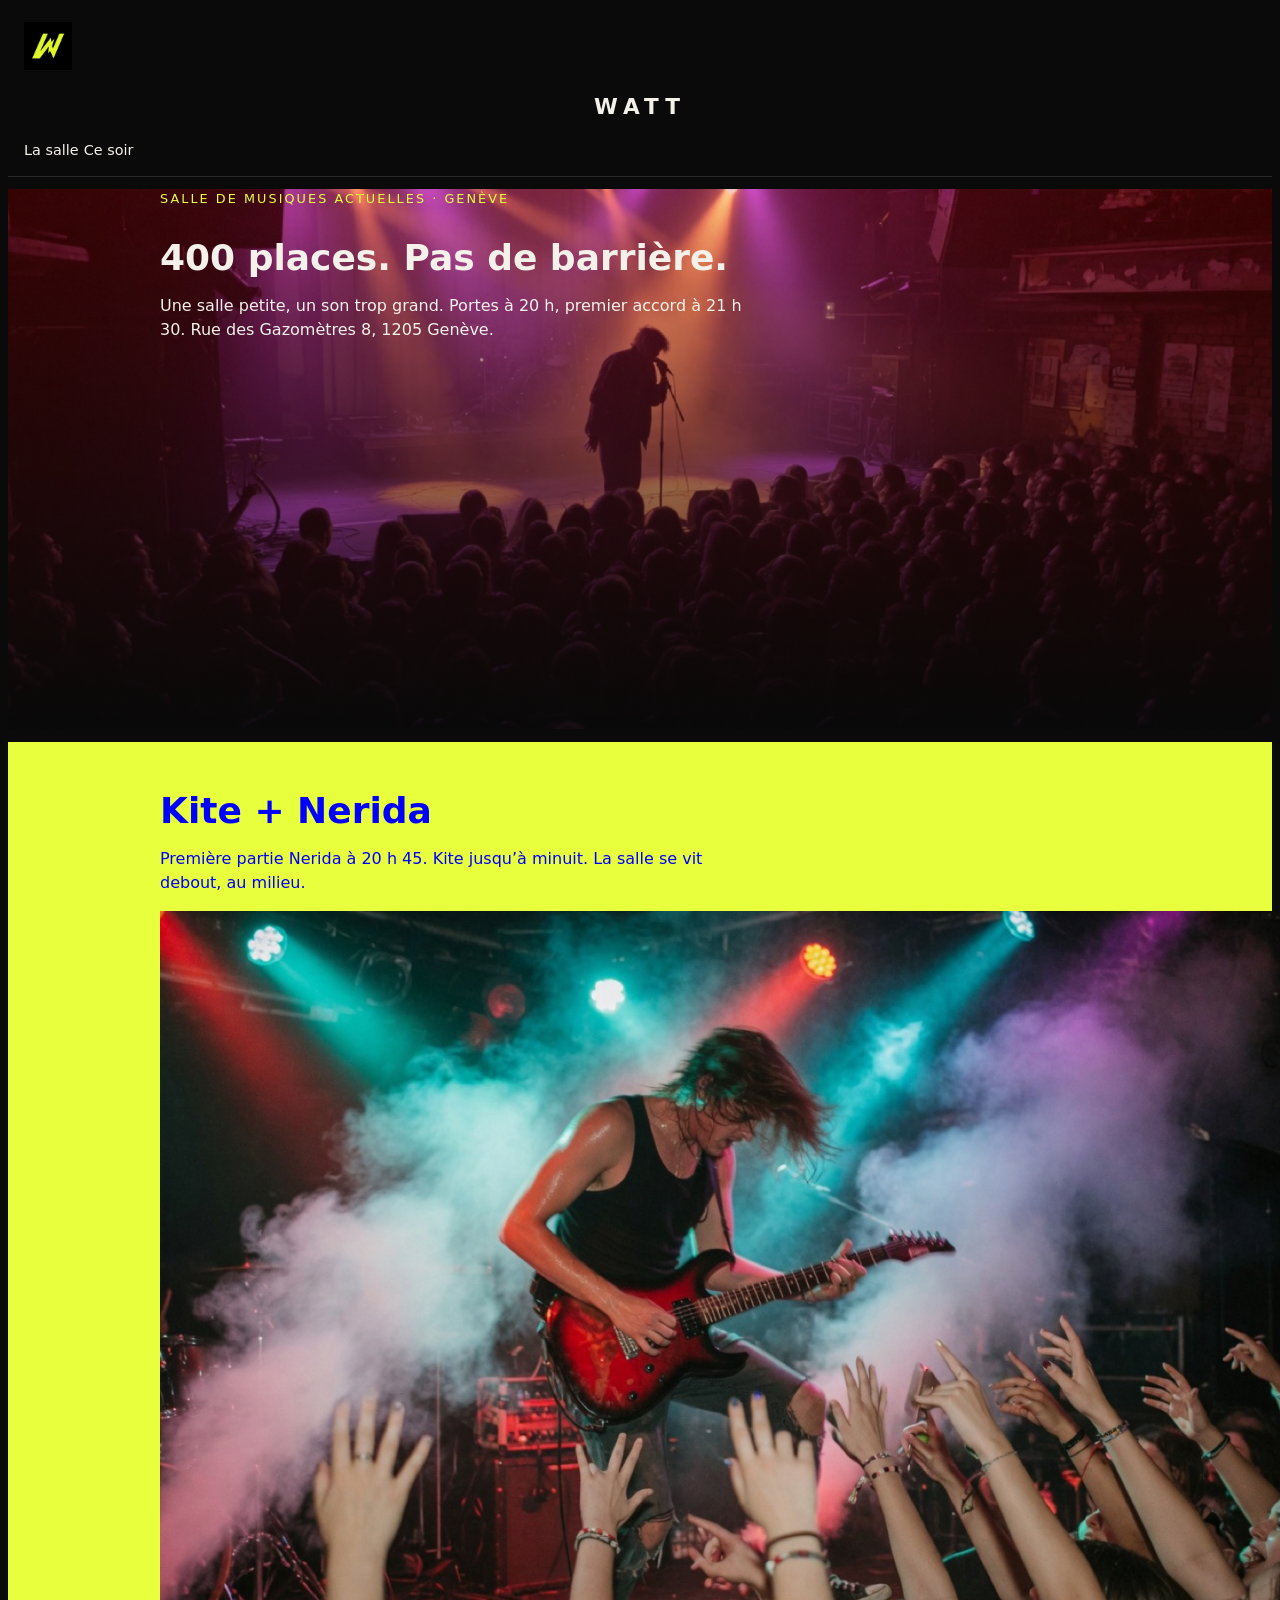
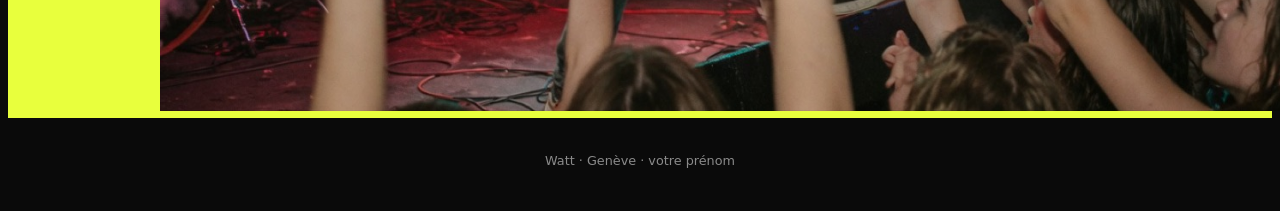
<file: index.html>
<!DOCTYPE html>
<html lang="fr">
  <head>
    <meta charset="utf-8" />
    <meta name="viewport" content="width=device-width, initial-scale=1" />
    <title>Watt — salle de concert, Genève</title>
    <link rel="stylesheet" href="css/style.css" />
  </head>
  <body>
    <header>
      <img src="images/logo.png" alt="" width="48" height="48" />
      <h1>Watt</h1>
      <nav aria-label="Navigation principale">
        <a href="#salle">La salle</a>
        <a href="#ce-soir">Ce soir</a>
      </nav>
    </header>

    <main>
      <section id="salle">
        <div class="container">
          <p class="kicker">Salle de musiques actuelles · Genève</p>
          <h2>400 places. Pas de barrière.</h2>
          <p>
            Une salle petite, un son trop grand. Portes à 20 h, premier
            accord à 21 h 30. Rue des Gazomètres 8, 1205 Genève.
          </p>
        </div>
      </section>

      <section id="ce-soir">
        <div class="container">
          <p class="kicker">Ce soir · 28 CHF · 21 h 30</p>
          <h2>Kite + Nerida</h2>
          <p>
            Première partie Nerida à 20 h 45. Kite jusqu’à minuit.
            La salle se vit debout, au milieu.
          </p>
          <img
            src="images/ce-soir.jpg"
            alt="Guitariste sur scène devant le public"
            width="1200"
            height="800"
          />
        </div>
      </section>
    </main>

    <footer>
      <p>Watt · Genève · votre prénom</p>
    </footer>
  </body>
</html>
</file>
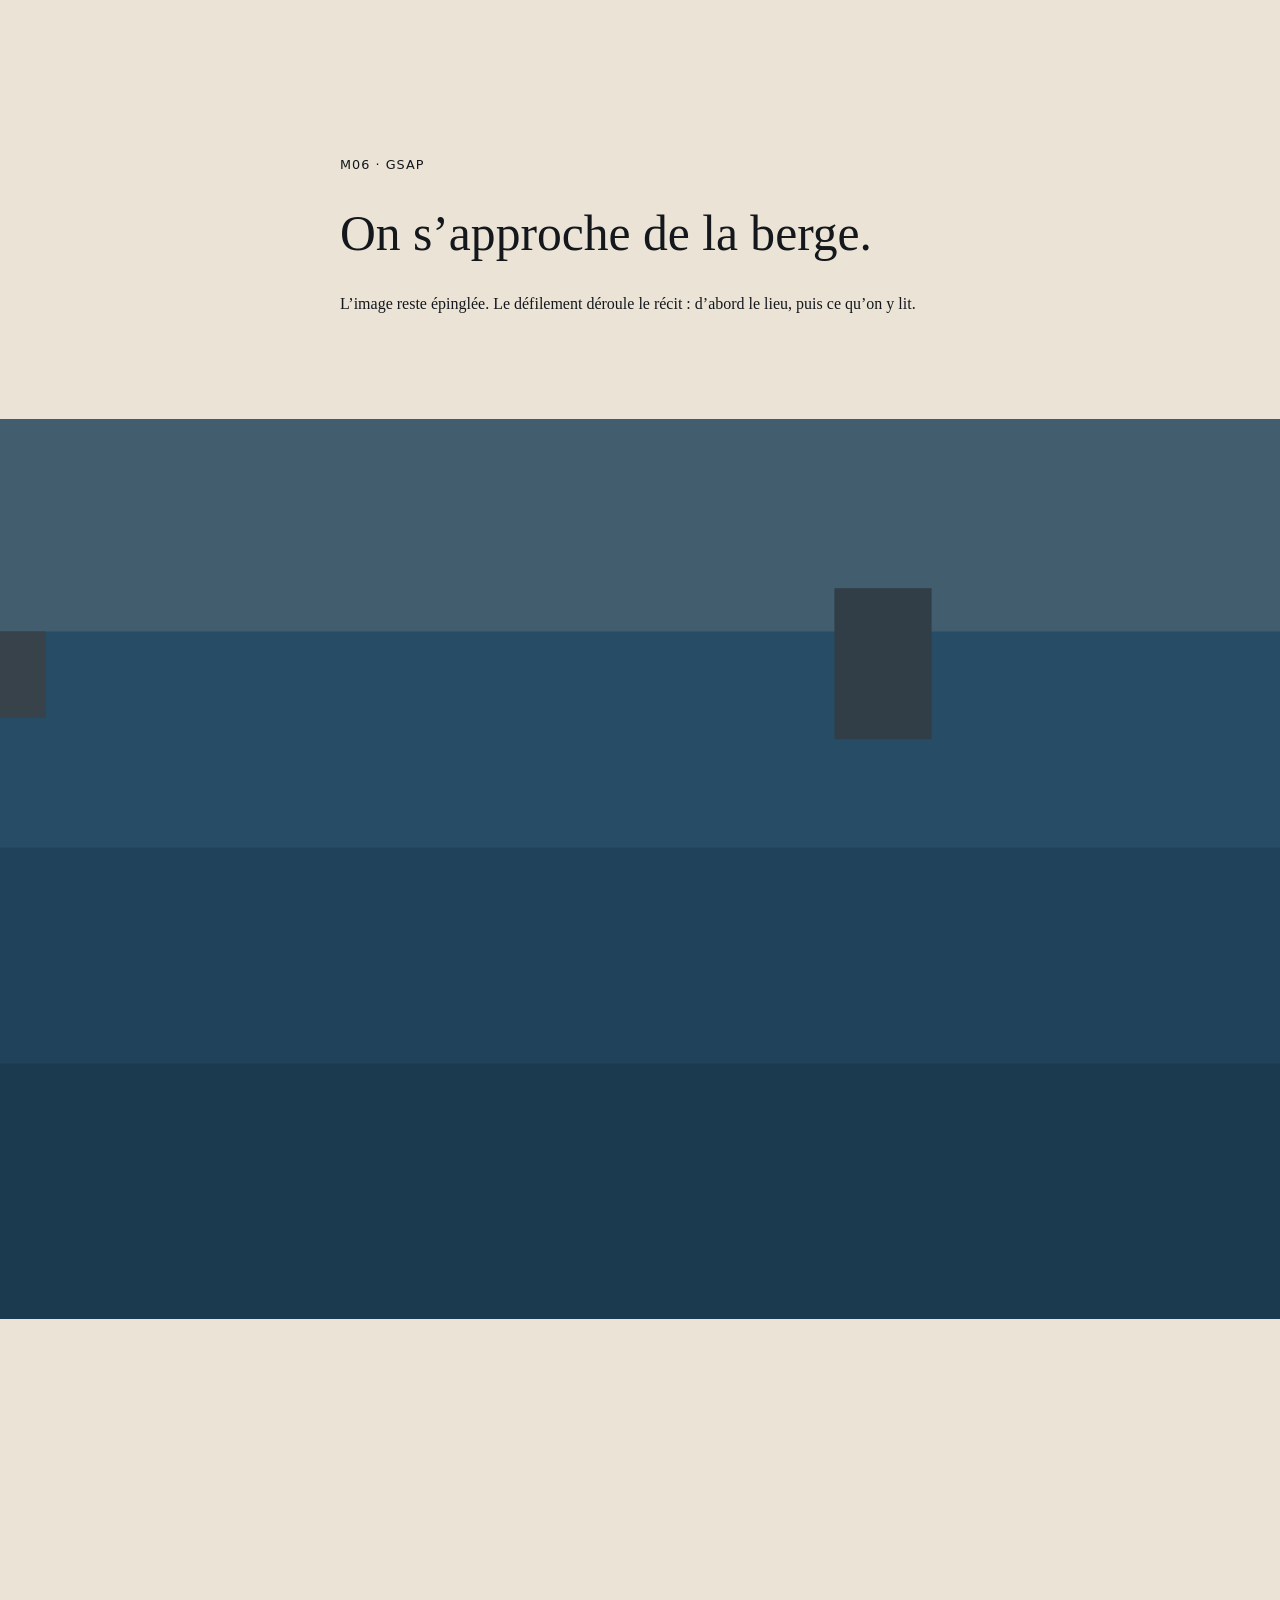
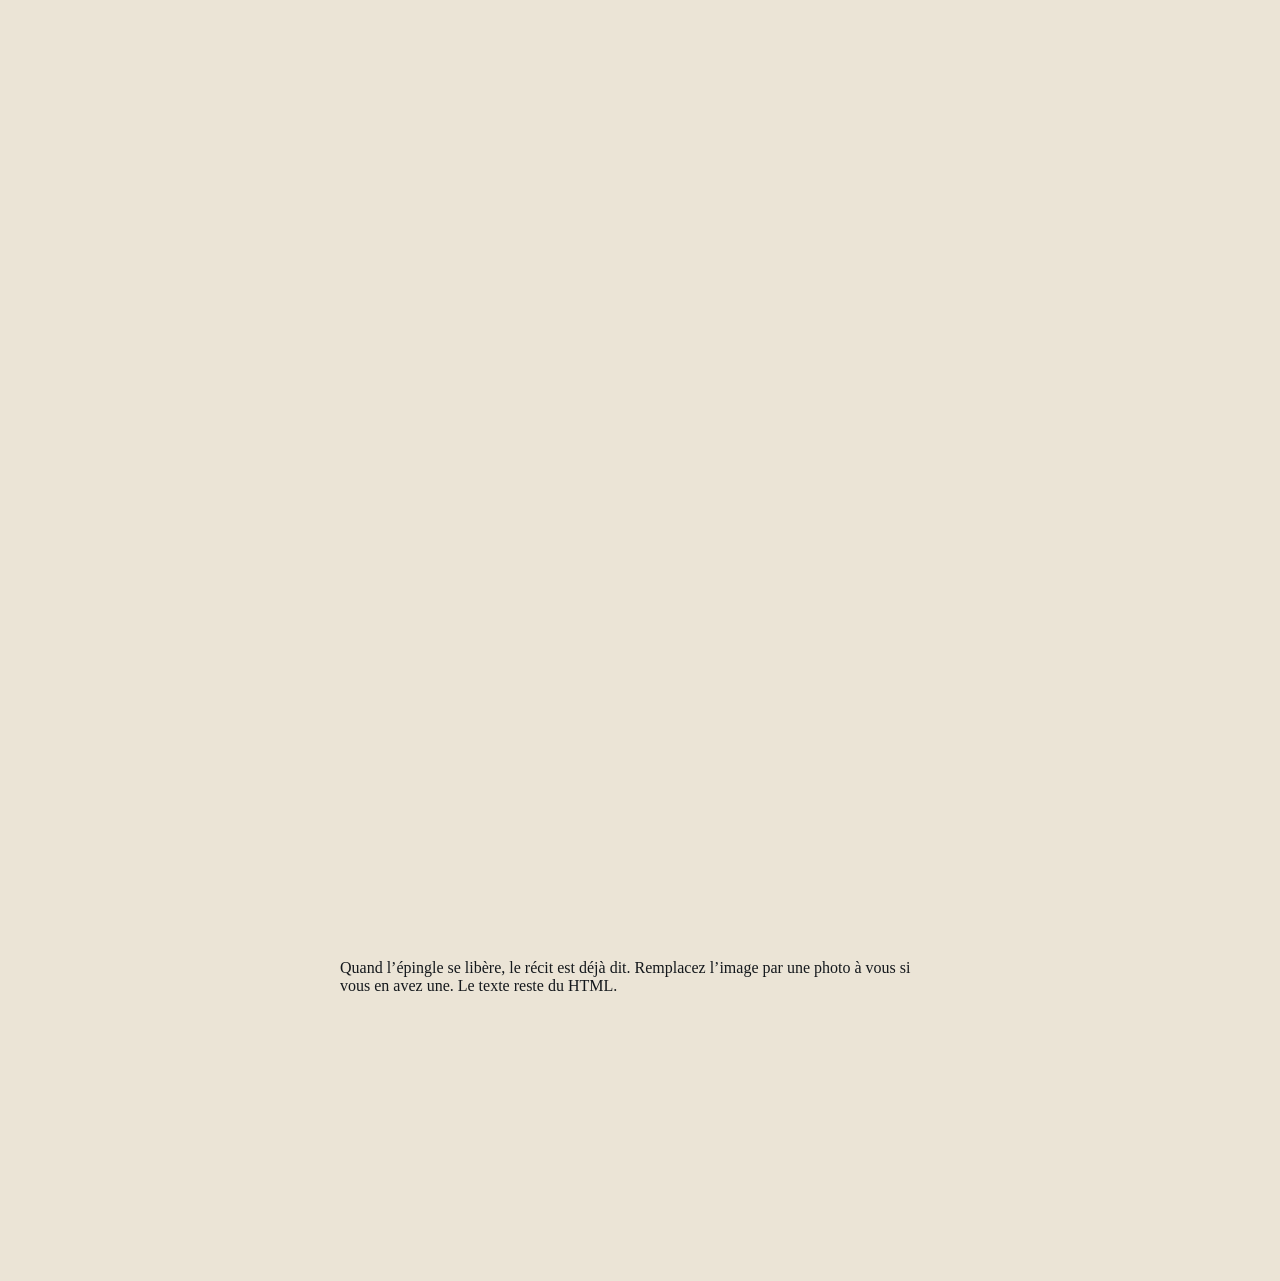
<file: depart-projet-gsap/index.html>
<!doctype html>
<html lang="fr">
<head>
  <meta charset="utf-8">
  <meta name="viewport" content="width=device-width, initial-scale=1">
  <title>L’image se déroule — M06</title>
  <link rel="stylesheet" href="css/style.css">
</head>
<body>
  <header class="entete">
    <p>M06 · GSAP</p>
    <h1>On s’approche de la berge.</h1>
    <p>L’image reste épinglée. Le défilement déroule le récit : d’abord le lieu, puis ce qu’on y lit.</p>
  </header>
  <main>
    <section class="epingle" id="approche">
      <div class="epingle__cadre">
        <img class="epingle__image"
             src="images/berge.svg"
             alt="Berge en crue : l’eau monte jusqu’aux troncs.">
        <p class="epingle__legende">La crue a pris le chemin. On ne passe plus.</p>
      </div>
    </section>
    <section class="apres">
      <p>Quand l’épingle se libère, le récit est déjà dit. Remplacez l’image par une photo à vous si vous en avez une. Le texte reste du HTML.</p>
    </section>
  </main>
  <script src="js/vendor/gsap.min.js"></script>
  <script src="js/vendor/ScrollTrigger.min.js"></script>
  <script src="js/main.js"></script>
</body>
</html>
</file>
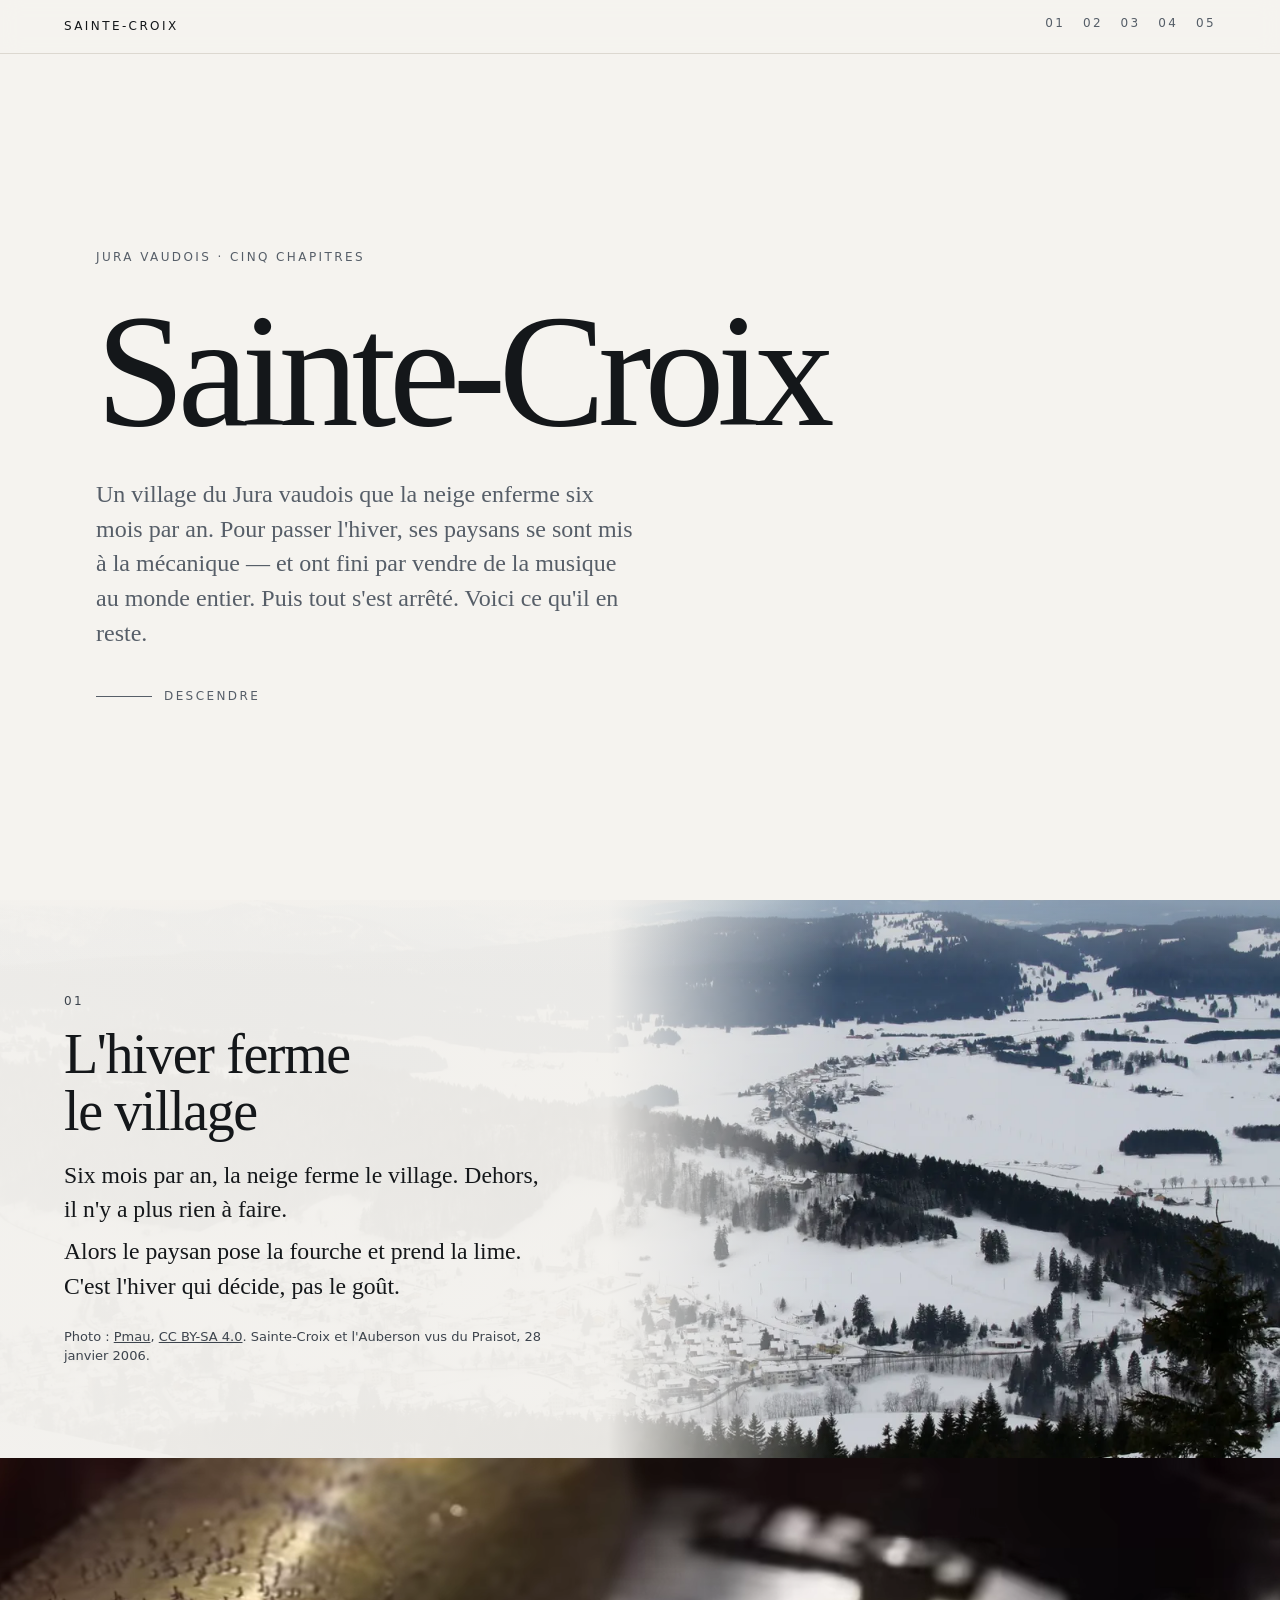
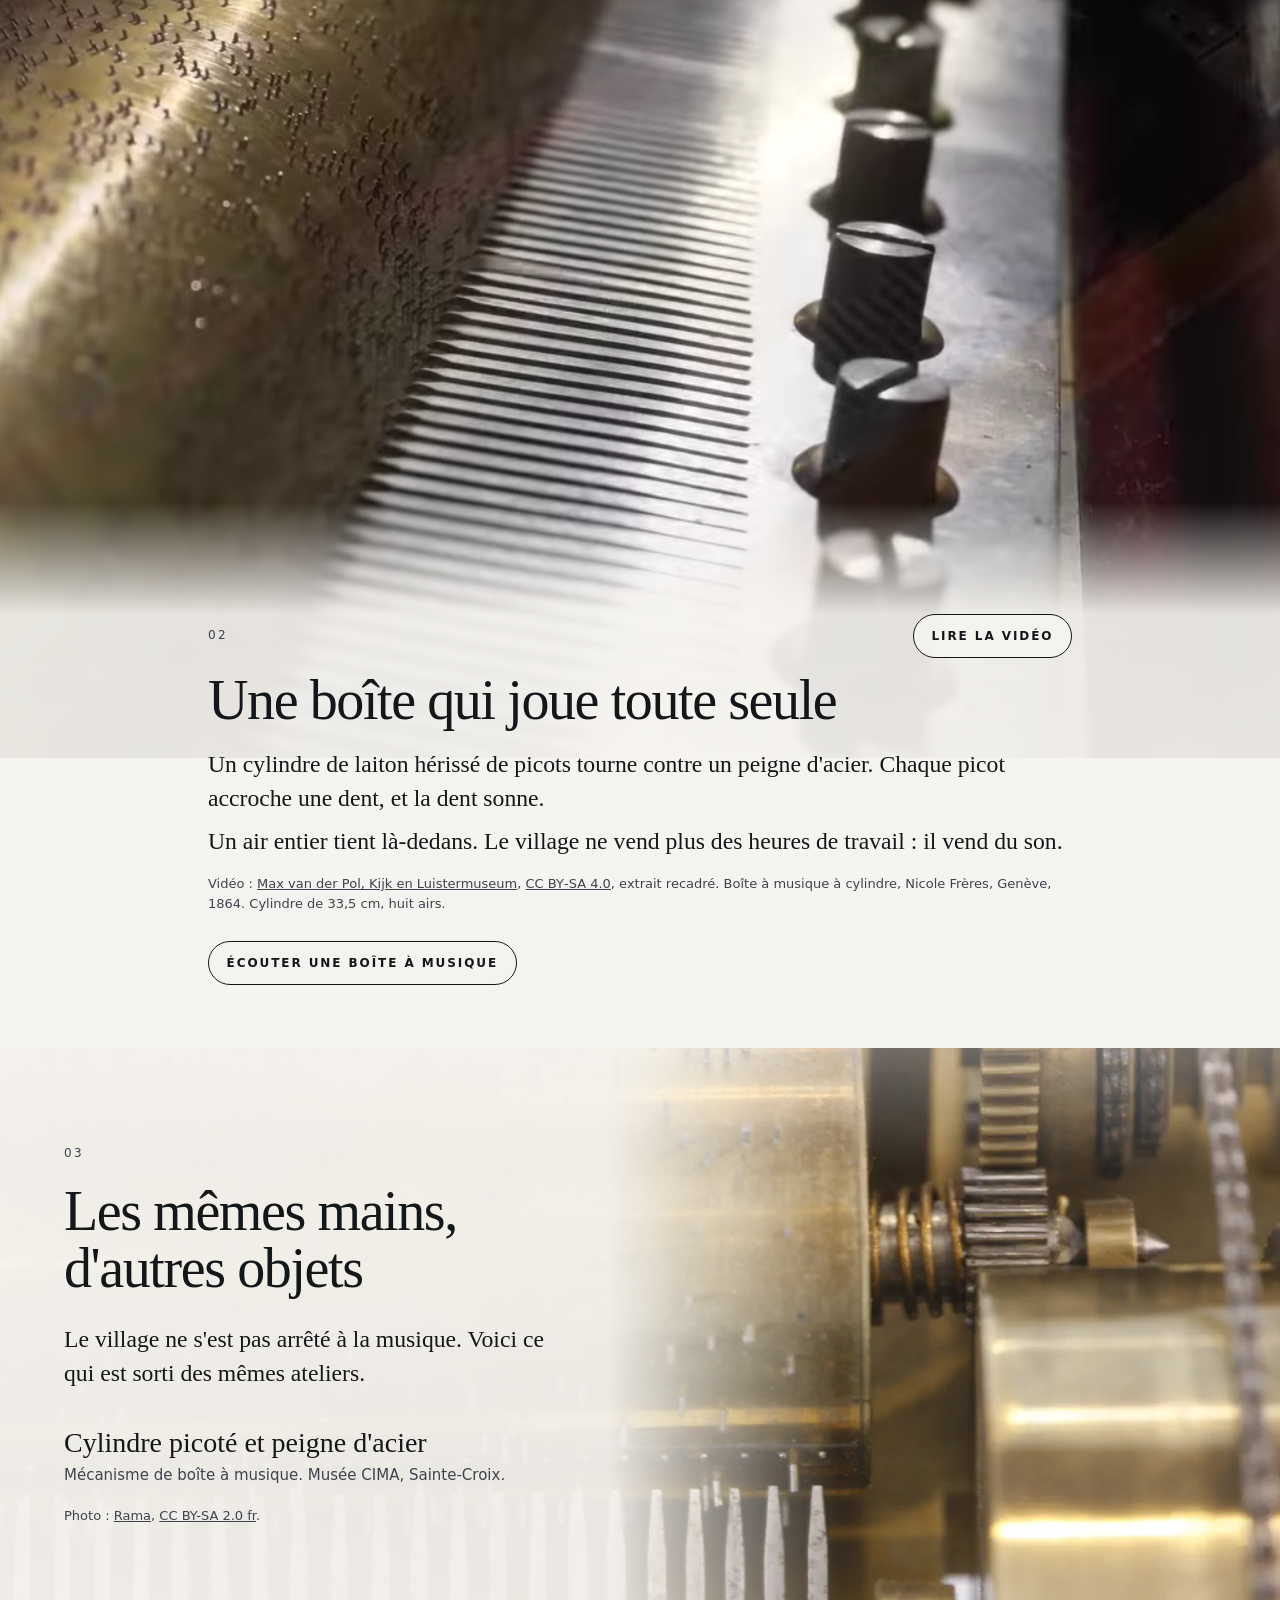
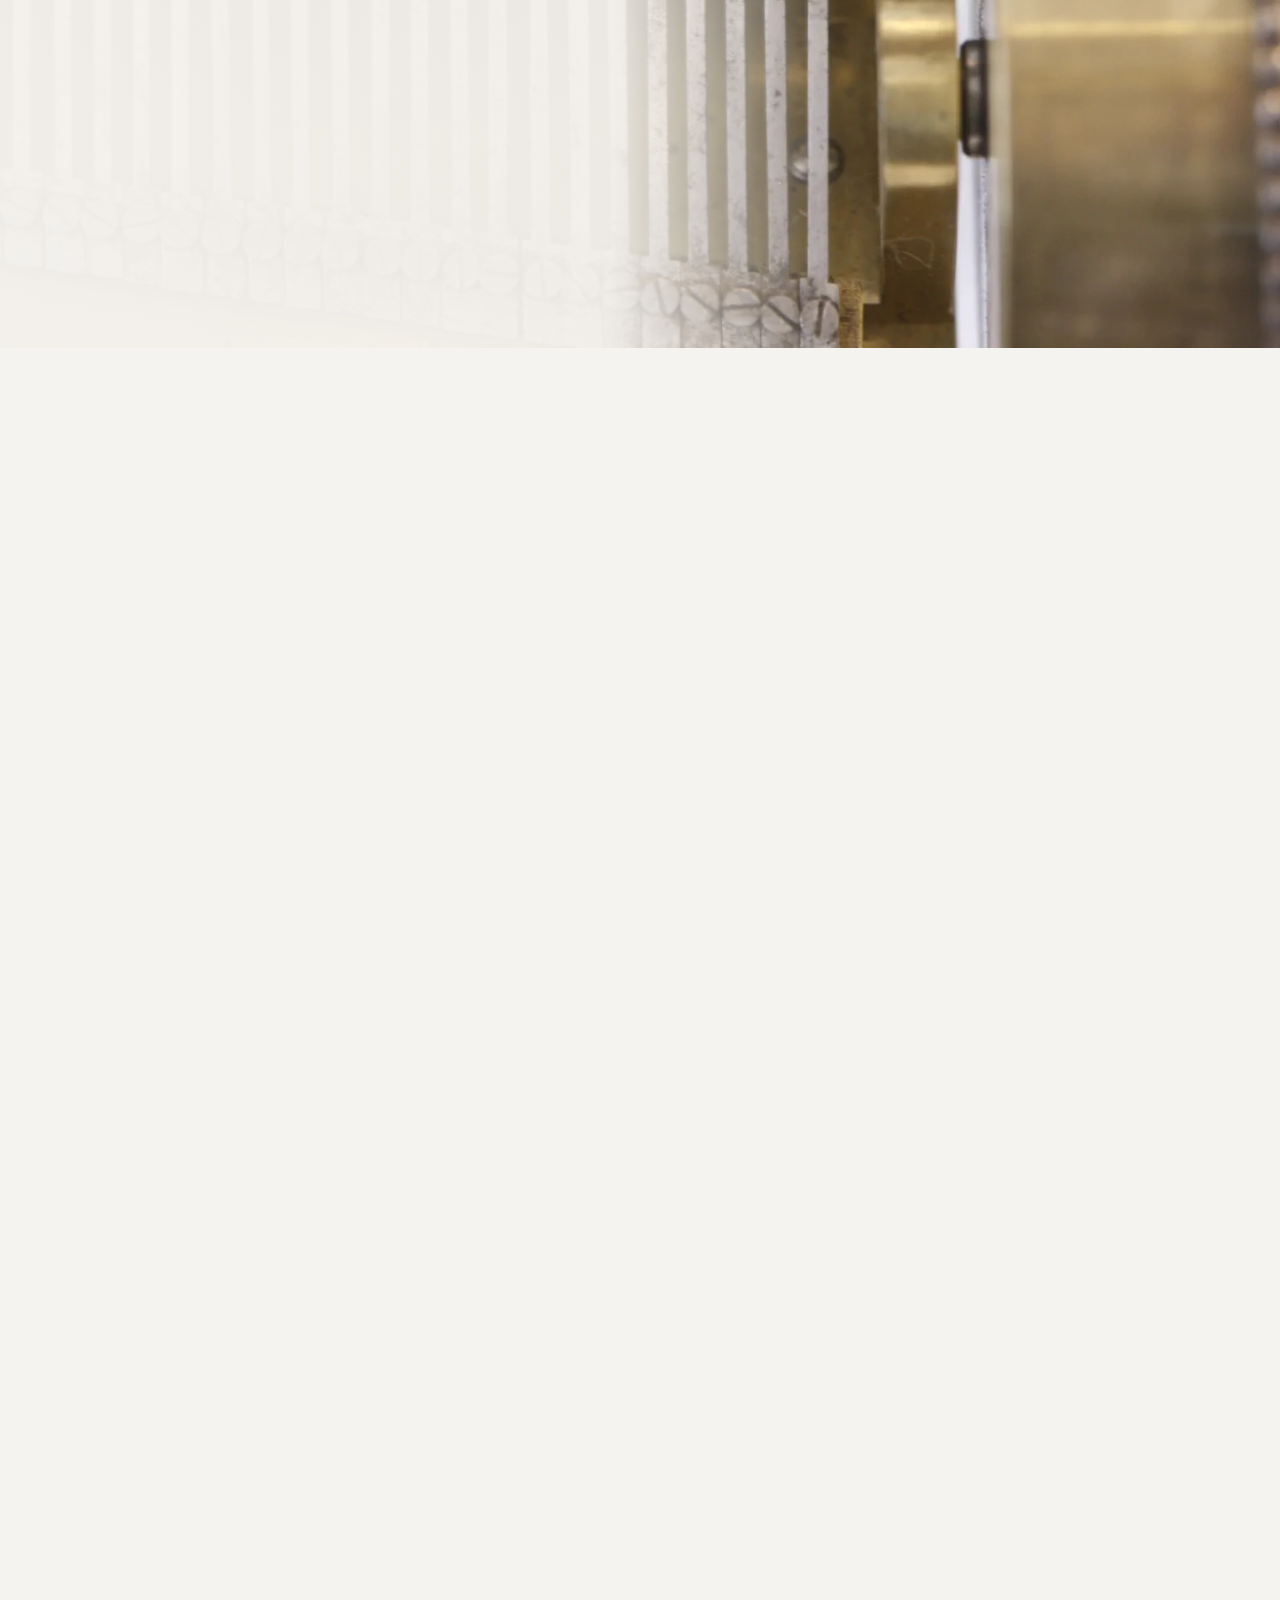
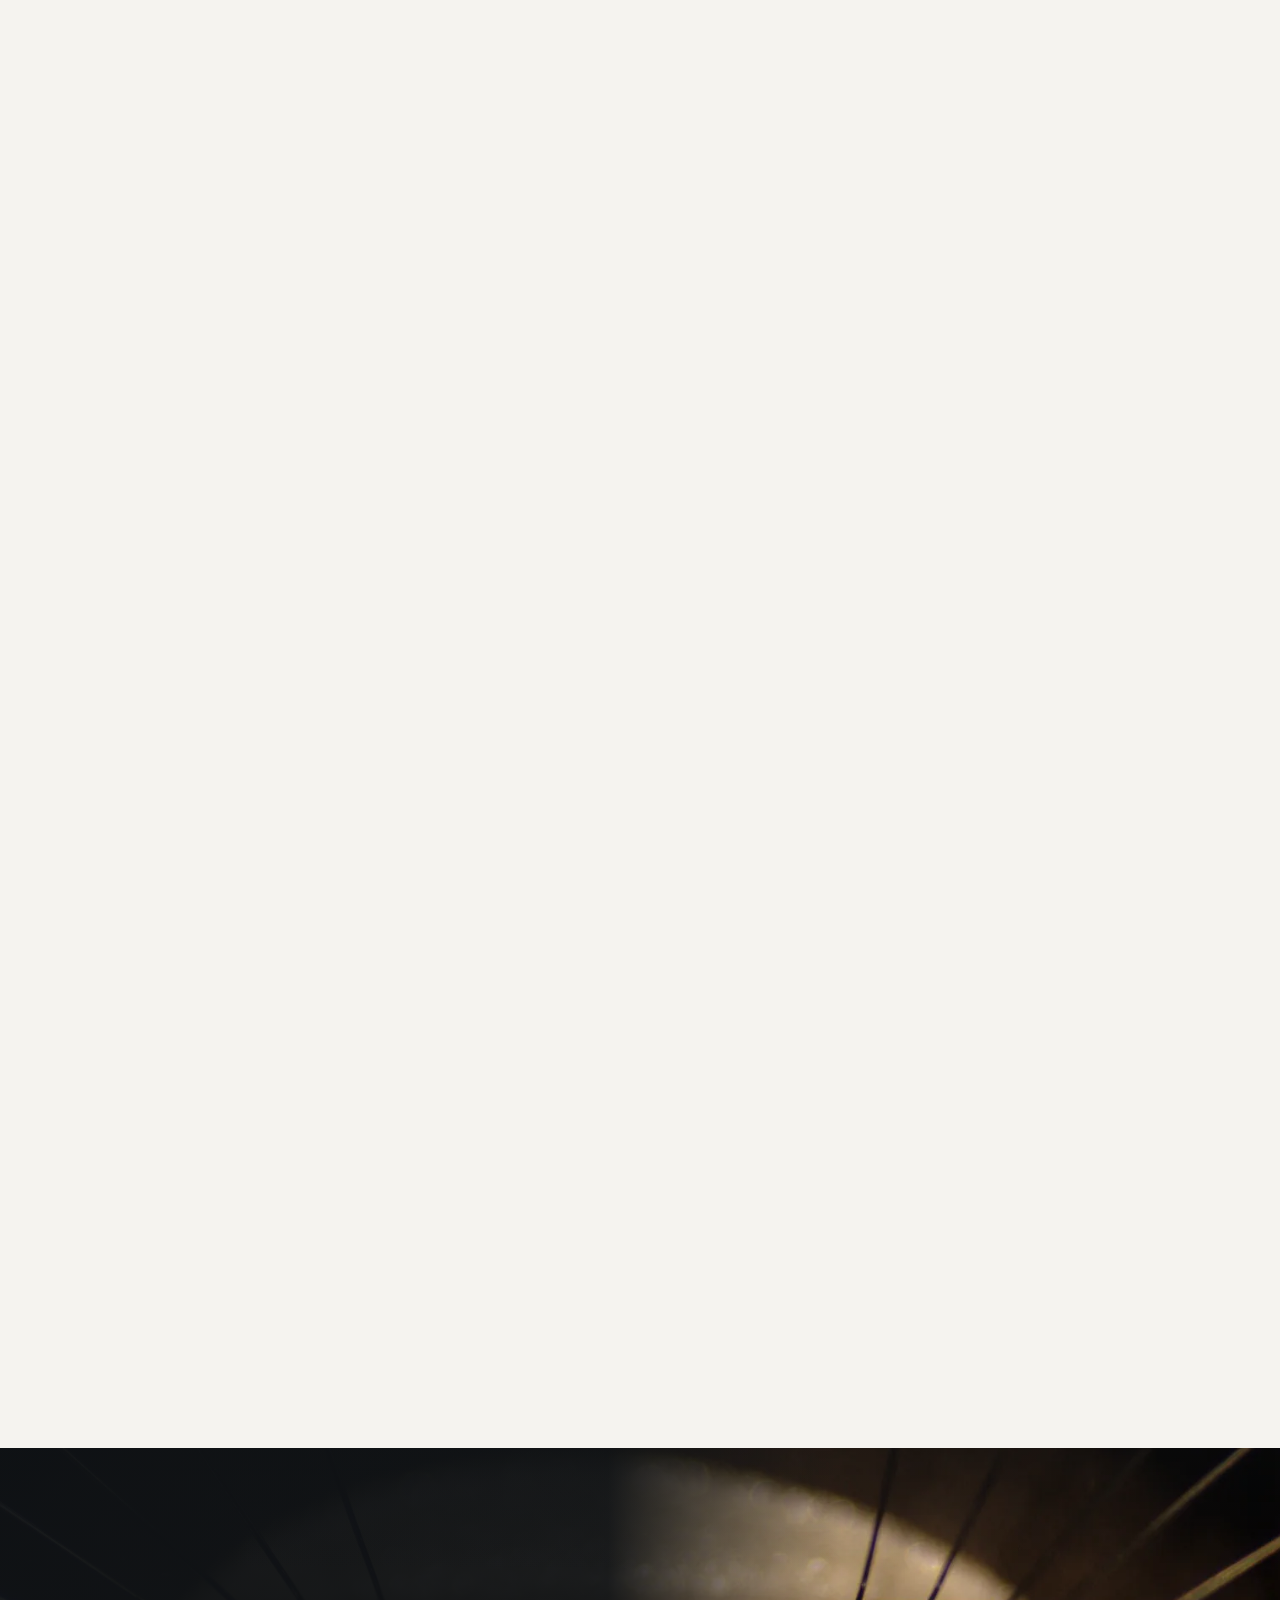
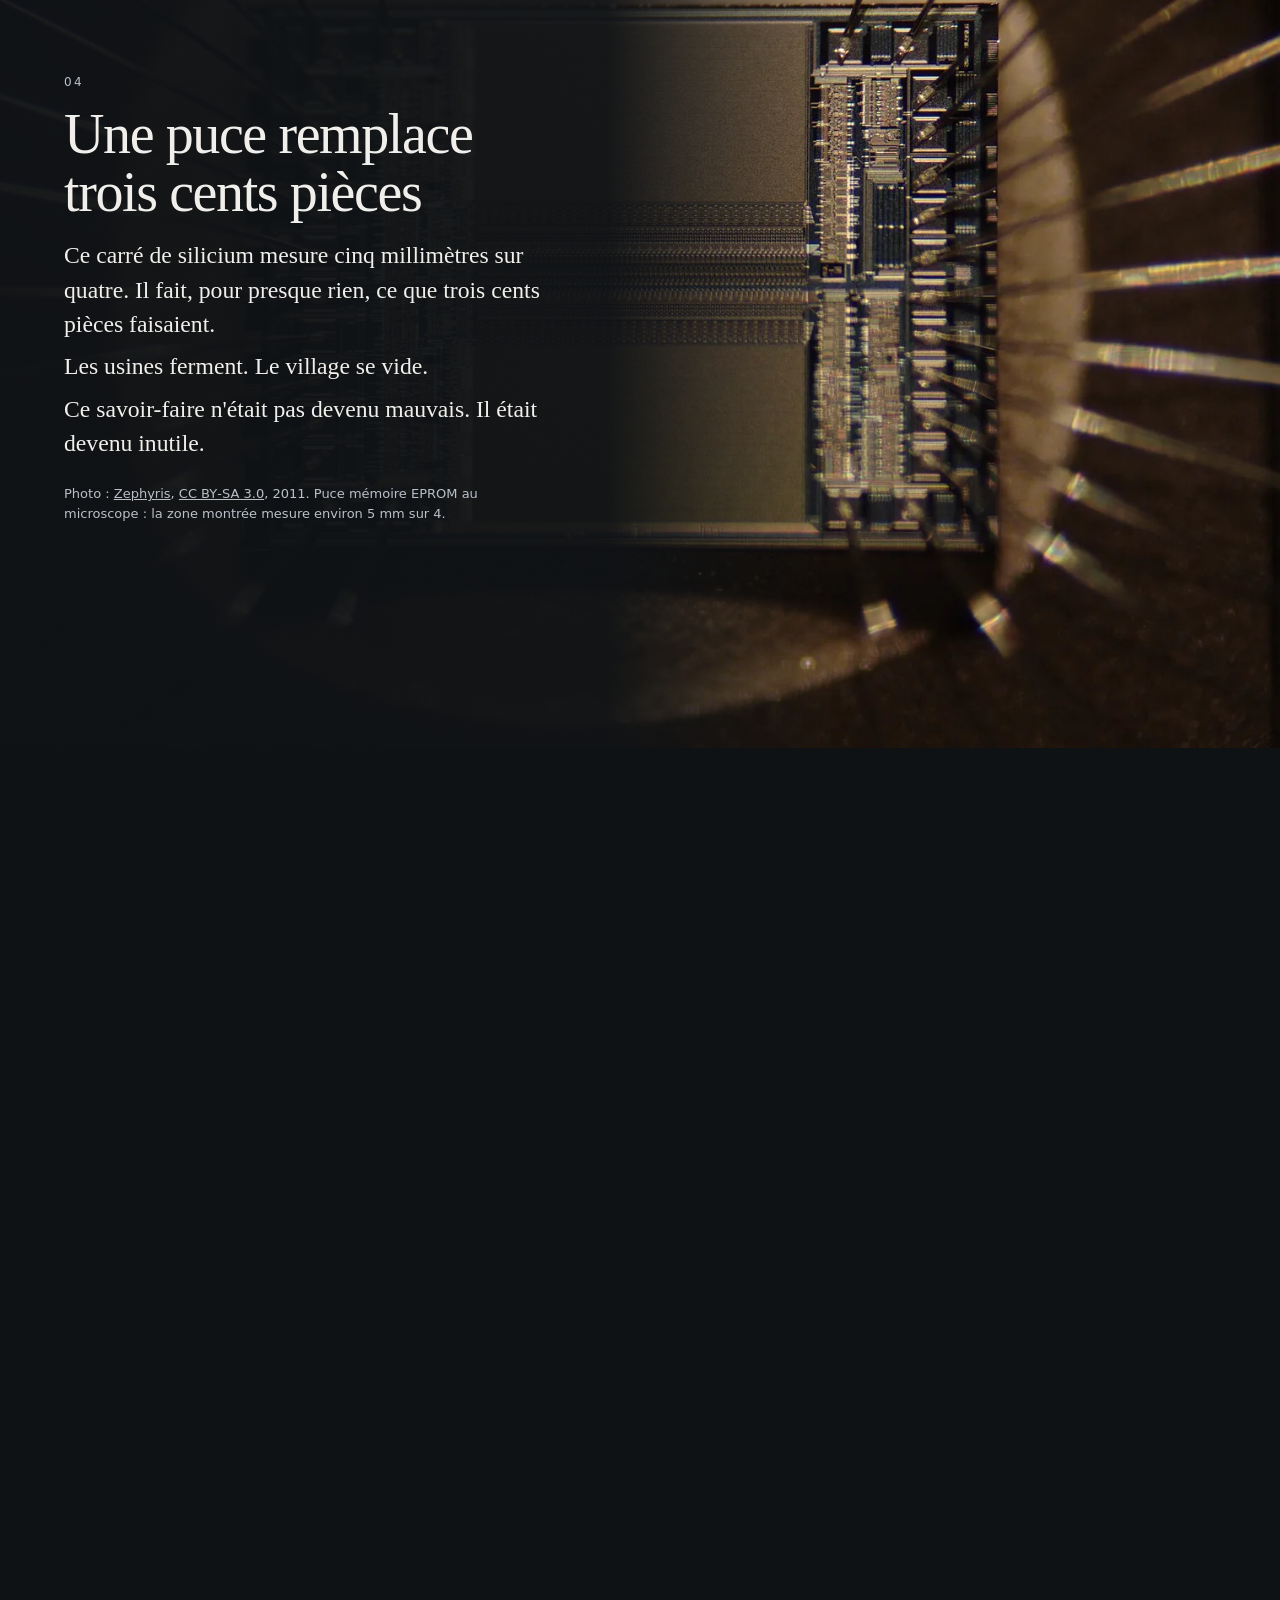
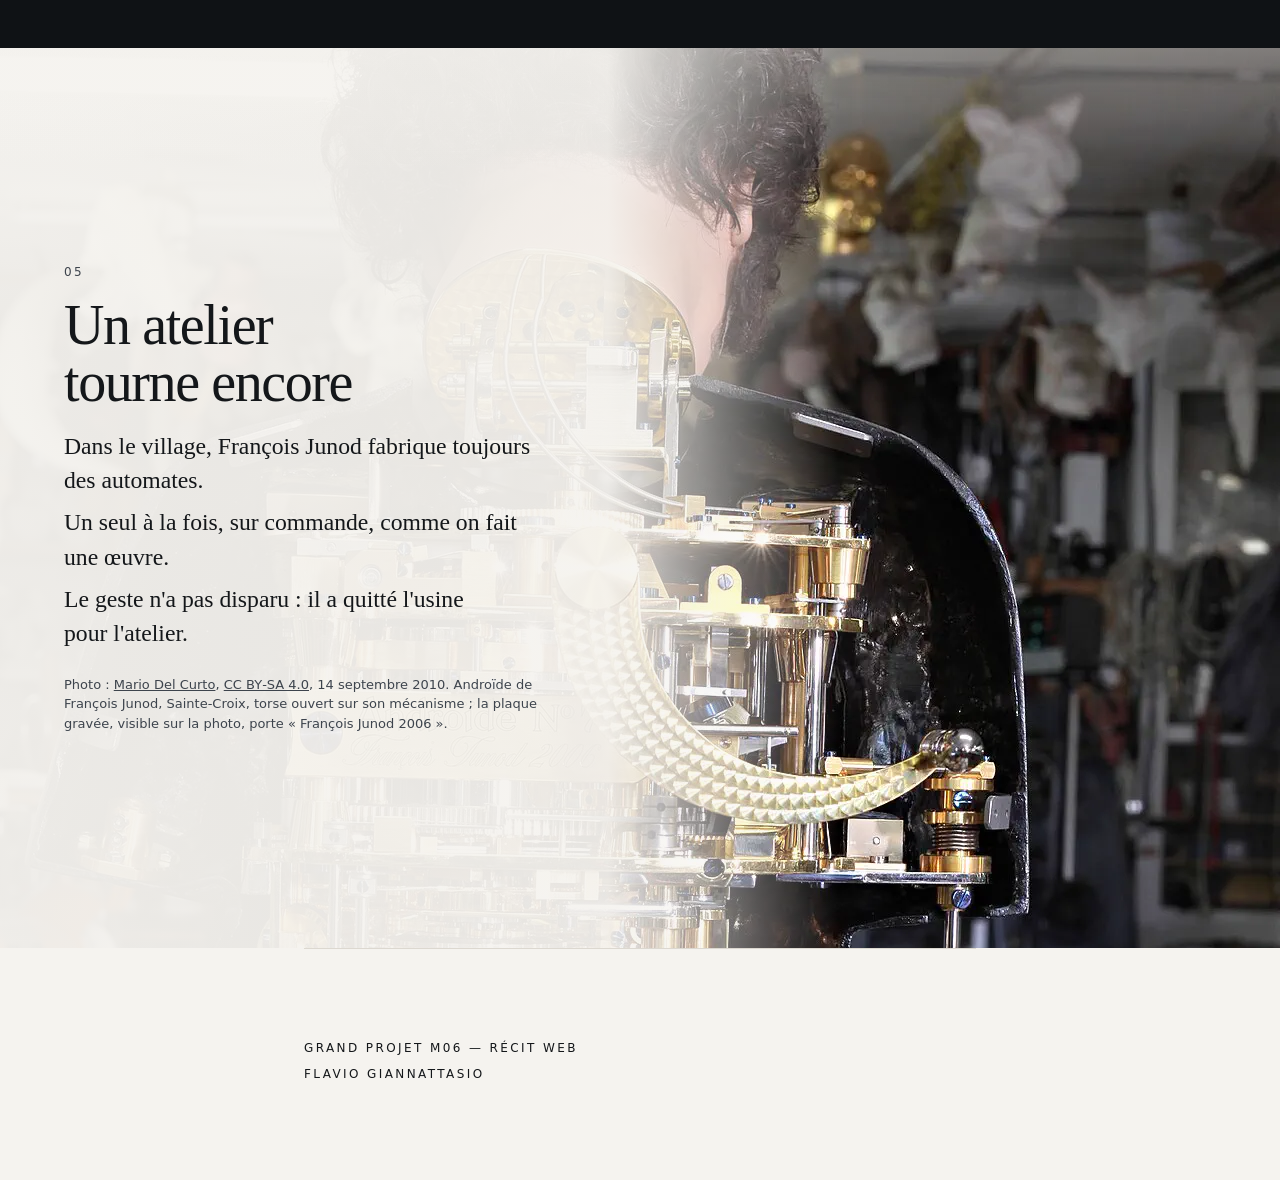
<file: M06 - conteur-web/grand-projet/site/index.html>
<!doctype html>
<html lang="fr">
<head>
  <meta charset="utf-8">
  <meta name="viewport" content="width=device-width, initial-scale=1">
  <title>Sainte-Croix — de l'usine à l'établi</title>
  <meta name="description" content="Récit web en cinq chapitres sur Sainte-Croix, village du Jura vaudois : de la contrainte de l'hiver à l'atelier d'automates.">
  <link rel="stylesheet" href="css/style.css">
  <script src="js/recit.js"></script>
</head>
<body>

  <nav class="nav" aria-label="Chapitres">
    <a class="nav__marque" href="#couverture">Sainte-Croix</a>
    <ol class="nav__liste">
      <li><a href="#chapitre-1">01</a></li>
      <li><a href="#chapitre-2">02</a></li>
      <li><a href="#chapitre-3">03</a></li>
      <li><a href="#chapitre-4">04</a></li>
      <li><a href="#chapitre-5">05</a></li>
    </ol>
  </nav>

  <header class="couverture" id="couverture">
    <p class="couverture__meta">Jura vaudois <span aria-hidden="true">·</span> Cinq chapitres</p>
    <h1 class="couverture__titre">Sainte&#8209;Croix</h1>
    <p class="couverture__fil">
      Un village du Jura vaudois que la neige enferme six mois par an. Pour passer l'hiver,
      ses paysans se sont mis à la mécanique&nbsp;— et ont fini par vendre de la musique au monde
      entier. Puis tout s'est arrêté. Voici ce qu'il en reste.
    </p>
    <p class="couverture__descendre"><span class="couverture__filet" aria-hidden="true"></span>Descendre</p>
  </header>

  <main>

    <section class="chapitre chapitre--scene" id="chapitre-1">
      <div class="scene scene--hiver" data-mouvement="cadre-se-ferme">
        <picture>
          <source type="image/webp"
                  srcset="../images/ch1-sainte-croix-neige-800.webp   800w,
                          ../images/ch1-sainte-croix-neige-1200.webp 1200w,
                          ../images/ch1-sainte-croix-neige-1600.webp 1600w"
                  sizes="100vw">
          <img class="scene__image"
               src="../images/ch1-sainte-croix-neige.jpg"
               width="1600" height="1066" decoding="async"
               alt="Le village de Sainte-Croix sous la neige, vu de loin depuis une pente boisée. Les maisons forment un liseré sombre serré entre la forêt et des champs entièrement blancs.">
        </picture>
        <div class="scene__voile" aria-hidden="true"></div>
        <div class="scene__texte">
          <p class="chapitre__numero">01</p>
          <h2 class="chapitre__titre">L'hiver ferme le village</h2>
          <p class="chapitre__ligne">Six mois par an, la neige ferme le village. Dehors, il n'y a plus rien à faire.</p>
          <p class="chapitre__ligne">Alors le paysan pose la fourche et prend la lime. C'est l'hiver qui décide, pas le goût.</p>
          <p class="credit">
            Photo : <a href="https://commons.wikimedia.org/wiki/File:Sainte-Croix_et_l%27Auberson_-_img_00064.jpg">Pmau</a>,
            <a href="https://creativecommons.org/licenses/by-sa/4.0">CC&nbsp;BY-SA&nbsp;4.0</a>.
            Sainte-Croix et l'Auberson vus du Praisot, 28 janvier 2006.
          </p>
        </div>
      </div>
    </section>

    <section class="chapitre chapitre--film" id="chapitre-2">
      <div class="film" data-film>
        <picture>
          <source media="(max-aspect-ratio: 5/8)" type="image/webp"
                  srcset="../images/ch2-picots-peigne-telephone-406.webp 406w,
                          ../images/ch2-picots-peigne-telephone-608.webp 608w"
                  sizes="100vw">
          <source type="image/webp"
                  srcset="../images/ch2-picots-peigne-800.webp   800w,
                          ../images/ch2-picots-peigne-1200.webp 1200w,
                          ../images/ch2-picots-peigne-1600.webp 1600w"
                  sizes="100vw">
          <img class="film__image"
               src="../images/ch2-picots-peigne.jpg"
               width="1200" height="676" loading="lazy" decoding="async"
               alt="Boîte à musique ouverte, filmée de près : les picots du cylindre de laiton, tout contre les dents d'acier du peigne.">
        </picture>
        <video class="film__video" muted loop playsinline preload="none" aria-hidden="true">
          <source media="(max-aspect-ratio: 5/8)" src="../images/ch2-picots-peigne-406x720.webm" type='video/webm; codecs="vp9"'>
          <source media="(max-aspect-ratio: 5/8)" src="../images/ch2-picots-peigne-406x720.mp4"  type='video/mp4; codecs="avc1.64001F"'>
          <source src="../images/ch2-picots-peigne-1280x720.webm" type='video/webm; codecs="vp9"'>
          <source src="../images/ch2-picots-peigne-1280x720.mp4"  type='video/mp4; codecs="avc1.640028"'>
        </video>
      </div>
      <div class="film__texte">
        <div class="film__colonne">
          <div class="film__entete">
            <p class="chapitre__numero">02</p>
            <button class="film__bouton" type="button" data-film-bouton hidden>Pause</button>
          </div>
          <h2 class="chapitre__titre">Une boîte qui joue toute seule</h2>
          <p class="chapitre__ligne">Un cylindre de laiton hérissé de picots tourne contre un peigne d'acier. Chaque picot accroche une dent, et la dent sonne.</p>
          <p class="chapitre__ligne">Un air entier tient là-dedans. Le village ne vend plus des heures de travail : il vend du son.</p>
          <p class="credit">
            Vidéo : <a href="https://commons.wikimedia.org/wiki/File:Cilinderspeeldoos_Nicole_Fr%C3%A8res_uit_1864,_Kijk-_en_Luistermuseum,_800030.webm">Max van der Pol, Kijk en Luistermuseum</a>,
            <a href="https://creativecommons.org/licenses/by-sa/4.0">CC&nbsp;BY&#8209;SA&nbsp;4.0</a>, extrait recadré.
            Boîte à musique à cylindre, Nicole Frères, Genève, 1864. Cylindre de 33,5&nbsp;cm, huit airs.
          </p>

          <div class="ecoute">
            <button class="ecoute__bouton" type="button" data-ecoute-bouton hidden>
              Écouter une boîte à musique
            </button>
            <audio class="ecoute__audio" data-ecoute-audio controls preload="none">
              <source src="../images/ch2-berceuse.webm" type="audio/webm; codecs=opus">
              <source src="../images/ch2-berceuse.m4a"  type="audio/mp4; codecs=mp4a.40.2">
            </audio>
            
          </div>
        </div>
      </div>
    </section>

    <section class="chapitre chapitre--vitrine" id="chapitre-3">
      <div class="vitrine__cadre">
        <div class="chapitre__texte">
          <p class="chapitre__numero">03</p>
          <h2 class="chapitre__titre">Les mêmes mains, d'autres objets</h2>
          <p class="chapitre__ligne">Le village ne s'est pas arrêté à la musique. Voici ce qui est sorti des mêmes ateliers.</p>
        </div>
        <div class="vitrine" data-vitrine>
          <div class="vitrine__objet scene" data-objet="1">
            <picture>
              <source type="image/webp"
                      srcset="../images/ch3-1-cylindre-800.webp   800w,
                              ../images/ch3-1-cylindre-1200.webp 1200w,
                              ../images/ch3-1-cylindre-1600.webp 1600w"
                      sizes="100vw">
              <img src="../images/ch3-1-cylindre.jpg" width="1200" height="800"
                   loading="lazy" decoding="async" alt="Cylindre picoté et peigne d'acier. Mécanisme de boîte à musique. Musée CIMA, Sainte-Croix.">
            </picture>
            <div class="scene__voile" aria-hidden="true"></div>
            <div class="vitrine__legende scene__texte">
              <span class="vitrine__nom">Cylindre picoté et peigne d'acier</span>
              <span class="vitrine__lieu">Mécanisme de boîte à musique. Musée CIMA, Sainte-Croix.</span>
              <span class="credit">Photo : <a href="https://commons.wikimedia.org/wiki/File:CIMA_mg_8298.jpg">Rama</a>, <a href="https://creativecommons.org/licenses/by-sa/2.0/fr/deed.fr">CC BY-SA 2.0 fr</a>.</span>
            </div>
          </div>
          <div class="vitrine__objet scene" data-objet="2">
            <picture>
              <source type="image/webp"
                      srcset="../images/ch3-2-disque-800.webp   800w,
                              ../images/ch3-2-disque-1200.webp 1200w,
                              ../images/ch3-2-disque-1600.webp 1600w"
                      sizes="100vw">
              <img src="../images/ch3-2-disque.jpg" width="1200" height="800"
                   loading="lazy" decoding="async" alt="Platine et disque, vitrine Thorens. « Thorens · Ste-Croix Suisse ». Musée CIMA, Sainte-Croix.">
            </picture>
            <div class="scene__voile" aria-hidden="true"></div>
            <div class="vitrine__legende scene__texte">
              <span class="vitrine__nom">Platine et disque, vitrine Thorens</span>
              <span class="vitrine__lieu">« Thorens · Ste-Croix Suisse ». Musée CIMA, Sainte-Croix.</span>
              <span class="credit">Photo : <a href="https://commons.wikimedia.org/wiki/File:CIMA_mg_8375.jpg">Rama</a>, <a href="https://creativecommons.org/licenses/by-sa/2.0/fr/deed.fr">CC BY-SA 2.0 fr</a>.</span>
            </div>
          </div>
          <div class="vitrine__objet scene" data-objet="3">
            <picture>
              <source type="image/webp"
                      srcset="../images/ch3-3-pellicule-800.webp   800w,
                              ../images/ch3-3-pellicule-1200.webp 1200w,
                              ../images/ch3-3-pellicule-1600.webp 1600w"
                      sizes="100vw">
              <img src="../images/ch3-3-pellicule.jpg" width="1200" height="800"
                   loading="lazy" decoding="async" alt="Projecteur de cinéma et ses bobines. Musée CIMA, Sainte-Croix.">
            </picture>
            <div class="scene__voile" aria-hidden="true"></div>
            <div class="vitrine__legende scene__texte">
              <span class="vitrine__nom">Projecteur de cinéma et ses bobines</span>
              <span class="vitrine__lieu">Musée CIMA, Sainte-Croix.</span>
              <span class="credit">Photo : <a href="https://commons.wikimedia.org/wiki/File:CIMA_mg_8376.jpg">Rama</a>, <a href="https://creativecommons.org/licenses/by-sa/2.0/fr/deed.fr">CC BY-SA 2.0 fr</a>.</span>
            </div>
          </div>
          <div class="vitrine__objet scene" data-objet="4">
            <picture>
              <source type="image/webp"
                      srcset="../images/ch3-4-chariot-800.webp   800w,
                              ../images/ch3-4-chariot-1200.webp 1200w,
                              ../images/ch3-4-chariot-1600.webp 1600w"
                      sizes="100vw">
              <img src="../images/ch3-4-chariot.jpg" width="1200" height="800"
                   loading="lazy" decoding="async" alt="Machine à écrire Hermes Baby, 1963. Produite par Paillard SA. Museum für Gestaltung, Zurich.">
            </picture>
            <div class="scene__voile" aria-hidden="true"></div>
            <div class="vitrine__legende scene__texte">
              <span class="vitrine__nom">Machine à écrire Hermes Baby, 1963</span>
              <span class="vitrine__lieu">Produite par Paillard SA. Museum für Gestaltung, Zurich.</span>
              <span class="credit">Photo : <a href="https://commons.wikimedia.org/wiki/File:Hermes_Baby_Typewriter_Werkentwurf.jpg">Manuel Schmalstieg</a>, <a href="https://creativecommons.org/licenses/by/4.0">CC BY 4.0</a>.</span>
            </div>
          </div>
        </div>
      </div>
      <p class="chapitre__texte chapitre__ligne vitrine__chute">
        Le cylindre devient disque, le disque devient pellicule, la pellicule devient le chariot
        d'une machine à écrire. Les ateliers, eux, ne changent pas. Ce que Sainte-Croix exporte
        n'a jamais été la boîte à musique : c'est la précision.
      </p>
    </section>

    <section class="chapitre chapitre--scene chapitre--silence" id="chapitre-4">
      <div class="scene scene--nuit">
        <picture>
          <source type="image/webp"
                  srcset="../images/ch4-puce-800.webp   800w,
                          ../images/ch4-puce-1200.webp 1200w,
                          ../images/ch4-puce-1600.webp 1600w"
                  sizes="100vw">
          <img class="scene__image"
               src="../images/ch4-puce.jpg"
               width="1600" height="1066" loading="lazy" decoding="async"
               alt="Une puce électronique photographiée au microscope : le circuit gravé au centre, et les fils d'argent qui le relient aux pattes du boîtier. La zone montrée mesure environ cinq millimètres sur quatre.">
        </picture>
        <div class="scene__voile" aria-hidden="true"></div>
        <div class="scene__texte">
          <p class="chapitre__numero">04</p>
          <h2 class="chapitre__titre">Une puce remplace trois cents pièces</h2>
          <p class="chapitre__ligne">Ce carré de silicium mesure cinq millimètres sur quatre. Il fait, pour presque rien, ce que trois cents pièces faisaient.</p>
          <p class="chapitre__ligne">Les usines ferment. Le village se vide.</p>
          <p class="chapitre__ligne">Ce savoir-faire n'était pas devenu mauvais. Il était devenu inutile.</p>
          <p class="credit">
            Photo : <a href="https://commons.wikimedia.org/wiki/File:EPROM_Microchip_SuperMacro.jpg">Zephyris</a>,
            <a href="https://creativecommons.org/licenses/by-sa/3.0">CC&nbsp;BY&#8209;SA&nbsp;3.0</a>, 2011.
            Puce mémoire EPROM au microscope&nbsp;: la zone montrée mesure environ 5&nbsp;mm sur 4.
          </p>
        </div>
      </div>
    </section>

    <section class="chapitre chapitre--scene" id="chapitre-5">
      <div class="scene scene--atelier" data-mouvement="cadre-se-rouvre">
        <picture>
          <source media="(max-aspect-ratio: 5/8)" type="image/webp"
                  srcset="../images/ch5-automate-telephone-400.webp 400w,
                          ../images/ch5-automate-telephone-560.webp 560w"
                  sizes="100vw">
          <source type="image/webp"
                  srcset="../images/ch5-automate-960.webp   960w,
                          ../images/ch5-automate-1280.webp 1280w"
                  sizes="100vw">
          <img class="scene__image"
               src="../images/ch5-automate.jpg"
               width="960" height="788" loading="lazy" decoding="async"
               alt="Un androïde de François Junod vu de face, le torse grand ouvert : à la place de la poitrine, un mécanisme de laiton dense — cames, leviers, disques empilés — surmonté d'une tête aux cheveux bouclés. Derrière lui, l'atelier et ses étagères.">
        </picture>
        <div class="scene__voile" aria-hidden="true"></div>
        <div class="scene__texte">
          <p class="chapitre__numero">05</p>
          <h2 class="chapitre__titre">Un atelier tourne encore</h2>
          <p class="chapitre__ligne">Dans le village, François Junod fabrique toujours des automates.</p>
          <p class="chapitre__ligne">Un seul à la fois, sur commande, comme on fait une œuvre.</p>
          <p class="chapitre__ligne">Le geste n'a pas disparu : il a quitté l'usine pour l'atelier.</p>
          <p class="credit">
            Photo : <a href="https://commons.wikimedia.org/wiki/File:Androide_Pouchkine.jpg">Mario Del Curto</a>,
            <a href="https://creativecommons.org/licenses/by-sa/4.0">CC&nbsp;BY&#8209;SA&nbsp;4.0</a>, 14&nbsp;septembre 2010.
            Androïde de François&nbsp;Junod, Sainte-Croix, torse ouvert sur son mécanisme&nbsp;;
            la plaque gravée, visible sur la photo, porte «&nbsp;François Junod 2006&nbsp;».
          </p>
        </div>
      </div>
    </section>

  </main>

  <footer class="pied">
    <p class="pied__ligne">Grand projet M06 — récit web</p>
    <p class="pied__ligne">Flavio Giannattasio</p>
  </footer>

</body>
</html>
</file>
<file: css/style.css>
/* P4 : remplacez ce commentaire par le reset de l’atelier. */
/* à vous : reset */

body {
  background: #0a0a0a;
  color: #f4f1ea;
  font-family: system-ui, "Segoe UI", sans-serif;
  line-height: 1.5;
}

/* P5 : le parent rangera ses trois enfants. */
header {
  /* à vous : display, colonnes, alignement et gap */
  padding: 0.85rem 1rem;
  background: #0a0a0a;
  border-bottom: 1px solid #2a2a2a;
}

header h1 {
  font-size: 1.35rem;
  font-weight: 700;
  letter-spacing: 0.28em;
  text-transform: uppercase;
  text-align: center;
}

nav {
  /* à vous : flex, retour à la ligne et gap */
}

nav a {
  color: inherit;
  font-size: 0.9rem;
  text-decoration: none;
}

nav a:hover,
nav a:focus-visible {
  color: #e8ff3d;
  text-decoration: underline;
}

/* P4 : l’air appartient à l’intérieur du mur. */
section {
  /* à vous : padding-block */
}

/* P2 : complétez le mur photo. */
#salle {
  min-height: 60vh;
  color: #f4f1ea;
  background-color: #000000;
  background-image:
    linear-gradient(180deg,
      rgba(255, 0, 0, 0.2),
      rgba(10, 10, 10, 0.8)),
    url("../images/scene.jpg");
  background-size: cover;
  background-position: center
}

/* P2 : complétez le second mur. */
#ce-soir {
  background: #e8ff3d;
  color: blue;
}

/* P2 : complétez le cadre du texte. */
.container {
  width: 80%;
  max-width: 960px;
  margin-inline: auto;
}

.kicker {
  color: #e8ff3d;
  font-size: 0.8rem;
  letter-spacing: 0.16em;
  text-transform: uppercase;
  margin-bottom: 0.75rem;
}

.container h2 {
  font-size: 2.25rem;
  line-height: 1.1;
  margin-bottom: 0.85rem;
}

.container p {
  max-width: 38rem;
  margin-bottom: 1rem;
}

footer {
  padding: 1.25rem;
  color: #8a8a8a;
  font-size: 0.8rem;
  text-align: center;
}

@media (max-width: 640px) {
  header {
    grid-template-columns: 1fr;
    justify-items: start;
  }
}
</file>
<file: depart-projet-gsap/css/style.css>
*,
*::before,
*::after { box-sizing: border-box; }

body {
  margin: 0;
  font-family: Georgia, "Times New Roman", serif;
  color: #14181c;
  background: #ebe4d6;
}

.entete,
.apres {
  max-width: 40rem;
  margin: 0 auto;
  padding: 16vh 1.25rem 10vh;
}

.entete p:first-child {
  font-family: system-ui, sans-serif;
  letter-spacing: 0.08em;
  text-transform: uppercase;
  font-size: 0.8rem;
}

h1 { font-weight: 500; line-height: 1.15; font-size: clamp(2rem, 5vw, 3.1rem); }

.epingle {
  height: 220vh;
}

.epingle__cadre {
  position: relative;
  height: 100vh;
  overflow: hidden;
  background: #1b3a50;
}

.epingle__image {
  display: block;
  width: 100%;
  height: 100%;
  object-fit: cover;
}

.epingle__legende {
  position: absolute;
  left: 1.25rem;
  right: 1.25rem;
  bottom: 2rem;
  margin: 0;
  max-width: 28rem;
  color: #f3efe6;
  font-size: clamp(1.25rem, 3vw, 1.8rem);
  line-height: 1.25;
  text-shadow: 0 1px 12px rgba(0, 0, 0, 0.55);
}

.apres { padding-bottom: 30vh; }

@media (prefers-reduced-motion: reduce) {
  .epingle { height: auto; }
  .epingle__cadre { height: 70vh; }
}
</file>
<file: M06 - conteur-web/grand-projet/site/css/style.css>
/* =========================================================
   Sainte-Croix — récit web M06
   Thème clair. Images pleine largeur, texte posé dessus.
   Aucune police externe, aucune bibliothèque de style.
   Les mouvements sont tous regroupés en fin de fichier.
   ========================================================= */

:root {
  --fond:          #f5f3ef;
  --fond-creux:    #ebe8e2;
  --encre:         #14171a;
  --encre-faible:  #565e68;
  --trait:         #dcd8d0;
  /* Gris du texte secondaire posé sur une photo : le gris de page
     ne tient pas le contraste une fois composé avec l'image. */
  --encre-faible-scene: #3d444d;

  /* Composantes du fond, pour les voiles posés sur les photos. */
  --voile: 245, 243, 239;

  /* Le chapitre du silence inverse tout : fond, encre, et voile des photos. */
  --fond-nuit:  #0f1215;
  --encre-nuit: #f1efeb;
  --voile-nuit: 15, 18, 21;
  --encre-faible-nuit: #b9c0c8;

  --colonne: min(92vw, 42rem);
  --bande:   min(92vw, 62rem);

  /* Hauteurs de la scène. La fermée est l'état par défaut. */
  --hauteur-fermee:  62vh;
  --hauteur-ouverte: 100vh;

  --marge: clamp(1.25rem, 5vw, 4rem);

  --serif: Iowan Old Style, Palatino Linotype, Palatino, Georgia, serif;
  --sans:  ui-sans-serif, system-ui, Segoe UI, Roboto, Helvetica, Arial, sans-serif;
}

*, *::before, *::after { box-sizing: border-box; }

html { scroll-behavior: smooth; }

body {
  margin: 0;
  background: var(--fond);
  color: var(--encre);
  font-family: var(--sans);
  font-size: clamp(1rem, 0.95rem + 0.25vw, 1.125rem);
  line-height: 1.6;
  overflow-x: hidden;
  -webkit-text-size-adjust: 100%;
}

img { display: block; max-width: 100%; }
a   { color: inherit; }

:focus-visible { outline: 2px solid currentColor; outline-offset: 4px; }

.couverture__meta,
.chapitre__numero,
.nav__marque,
.nav__liste a,
.couverture__descendre,
.pied__ligne {
  font-family: var(--sans);
  font-size: 0.75rem;
  letter-spacing: 0.2em;
  text-transform: uppercase;
}

/* ---------- Navigation ----------
   Fond propre plutôt qu'un mélange : au-dessus d'une photo,
   un simple texte sombre ne garantirait aucun contraste.
   Opacité 0,92 et pas 0,86 : la vidéo sombre du chapitre 2 passe longtemps
   sous la barre, et à 0,86 un lien gris y tombait à 4,31:1 (pire cas mesuré). */

.nav {
  position: fixed;
  inset: 0 0 auto 0;
  z-index: 20;
  display: flex;
  flex-wrap: wrap;
  gap: 0.5rem 1.5rem;
  align-items: center;
  justify-content: space-between;
  padding: 0.9rem var(--marge);
  background: rgba(var(--voile), 0.92);
  backdrop-filter: blur(10px);
  border-bottom: 1px solid var(--trait);
}

.nav__marque { text-decoration: none; color: var(--encre); }

.nav__liste {
  display: flex;
  gap: 1.1rem;
  margin: 0; padding: 0;
  list-style: none;
  font-variant-numeric: tabular-nums;
}

.nav__liste a {
  position: relative;
  display: block;
  padding-bottom: 0.3rem;
  color: var(--encre-faible);
  text-decoration: none;
}

.nav__liste a::after {
  content: "";
  position: absolute;
  left: 0; bottom: 0;
  width: 100%; height: 1px;
  background: currentColor;
  transform: scaleX(0);
  transform-origin: left;
}

.nav__liste a:hover,
.nav__liste a:focus-visible,
.nav__liste a[aria-current="true"] { color: var(--encre); }

.nav__liste a[aria-current="true"]::after { transform: scaleX(1); }

/* ---------- Couverture ---------- */

.couverture {
  min-height: 100vh;
  min-height: 100svh;
  display: flex;
  flex-direction: column;
  justify-content: center;
  gap: clamp(1.5rem, 4vh, 3rem);
  width: min(92vw, 68rem);
  margin-inline: auto;
  padding-block: clamp(6rem, 14vh, 10rem) clamp(3rem, 8vh, 5rem);
}

.couverture__meta { margin: 0; color: var(--encre-faible); }

.couverture__titre {
  margin: 0;
  font-family: var(--serif);
  font-weight: 400;
  font-size: clamp(3.25rem, 14vw, 10rem);
  line-height: 0.86;
  letter-spacing: -0.045em;
}

.couverture__fil {
  max-width: 34rem;
  margin: 0;
  font-family: var(--serif);
  font-size: clamp(1.125rem, 1rem + 0.7vw, 1.5rem);
  line-height: 1.45;
  color: var(--encre-faible);
}

.couverture__descendre {
  display: flex;
  align-items: center;
  gap: 0.75rem;
  margin: 0;
  color: var(--encre-faible);
}

.couverture__filet { display: block; width: 3.5rem; height: 1px; background: currentColor; }

/* ---------- Chapitre ---------- */

.chapitre {
  display: flex;
  flex-direction: column;
  justify-content: center;
  gap: clamp(2rem, 6vh, 4rem);
  min-height: 100vh;
  min-height: 100svh;
  padding-block: clamp(4rem, 12vh, 8rem);
}

.chapitre__texte { width: var(--colonne); margin-inline: auto; }

.chapitre__numero {
  margin: 0 0 1.25rem;
  color: var(--encre-faible);
  font-variant-numeric: tabular-nums;
}

.chapitre__titre {
  margin: 0 0 1.5rem;
  font-family: var(--serif);
  font-weight: 400;
  font-size: clamp(2rem, 6vw, 3.5rem);
  line-height: 1.02;
  letter-spacing: -0.025em;
  text-wrap: balance;
}

.chapitre__ligne {
  margin: 0 0 0.5rem;
  font-family: var(--serif);
  font-size: clamp(1.125rem, 1rem + 0.6vw, 1.5rem);
  line-height: 1.45;
  text-wrap: pretty;   /* pas de mot seul en dernière ligne (« son. » à 390 px) */
}

.credit { font-size: 0.8125rem; line-height: 1.5; color: var(--encre-faible); }

.chapitre__attente {
  margin: 0;
  padding-left: 1.25rem;
  border-left: 1px solid var(--trait);
  font-size: 0.9375rem;
  color: var(--encre-faible);
}

/* ---------- La scène : image pleine largeur, texte dessus ---------- */

.chapitre--scene { min-height: 0; padding: 0; gap: 0; display: block; }

.scene {
  --voile-actif: var(--voile);   /* le chapitre du silence le remplace par --voile-nuit */
  position: relative;
  width: 100%;
  height: var(--hauteur-fermee);
  min-height: 24rem;
  overflow: hidden;
  background: var(--fond-creux);
}

.scene picture { display: block; height: 100%; }

.scene picture > img { width: 100%; height: 100%; object-fit: cover; }

/* Le voile garantit le contraste du texte, en haut comme en bas.
   Sans lui, un texte sombre posé sur la forêt de la photo serait illisible. */
.scene__voile {
  position: absolute;
  inset: 0;
  pointer-events: none;
  /* Les paliers ne sont pas décoratifs : ils sont calés sur la bande de
     texte, qui commence à 44 % de la hauteur de la scène. Le voile doit
     donc être déjà opaque à 40 %, sinon le texte tombe sur la forêt. */
  background: linear-gradient(
    to bottom,
    rgba(var(--voile-actif), 0.50) 0%,
    rgba(var(--voile-actif), 0)    10%,
    rgba(var(--voile-actif), 0)    32%,
    rgba(var(--voile-actif), 0.70) 40%,
    rgba(var(--voile-actif), 0.90) 47%,
    rgba(var(--voile-actif), 0.95) 60%,
    rgba(var(--voile-actif), 0.97) 100%
  );
}

.scene__texte {
  position: absolute;
  inset: auto 0 0 0;
  width: var(--bande);
  margin-inline: auto;
  padding: 0 var(--marge) clamp(1.5rem, 4vh, 2.75rem);
}

/* Gris foncé, comme les crédits : en gris de page, le numéro tombait à 4,33:1
   sur la photo du chapitre 1 à 390 px — sous le seuil AA. */
.scene__texte .chapitre__numero { margin-bottom: 0.9rem; color: var(--encre-faible-scene); }
.scene__texte .chapitre__titre  { margin-bottom: 1.1rem; }
.scene__texte .credit           { margin: 1rem 0 0; color: var(--encre-faible-scene); }
.scene__texte .vitrine__lieu    { color: var(--encre-faible-scene); }

/* Le texte sur le côté, à partir de 52rem.
   Sur un téléphone il n'y a pas la place pour une colonne : la bande du bas
   reste. Dès qu'il y a de la largeur, le texte quitte le bas de l'image et
   passe à gauche ; le voile tourne d'un quart de tour avec lui, et la photo
   se dégage entièrement sur sa droite. */

@media (min-width: 52rem) {

  :root {
    --texte-scene: min(40vw, 30rem);
    --bande-scene: calc(var(--texte-scene) + var(--marge) * 2);
  }

  /* Deux couches : le voile de lecture à gauche, calé sur la colonne de texte,
     et un reste de voile en haut pour la barre de navigation. */
  .scene__voile {
    background:
      linear-gradient(to bottom, rgba(var(--voile-actif), 0.35) 0, rgba(var(--voile-actif), 0) 14%),
      linear-gradient(to right,
        rgba(var(--voile-actif), 0.96) 0,
        rgba(var(--voile-actif), 0.94) var(--bande-scene),
        rgba(var(--voile-actif), 0)    calc(var(--bande-scene) + 18vw));
  }

  .scene__texte {
    inset: 0 auto 0 0;
    display: flex;
    flex-direction: column;
    justify-content: center;
    width: var(--bande-scene);
    margin: 0;
    padding: var(--marge);
  }
}

/* ---------- Chapitre 2 — le film ----------
   La vidéo tient tout l'écran et reste en place ; le texte monte par-dessus.
   Rien n'est animé ici : c'est le défilement du lecteur qui fait passer
   le texte, et « sticky » qui garde la vidéo en place. */

.chapitre--film { display: block; min-height: 0; padding: 0; }

.film {
  position: sticky;
  top: 0;
  height: 100vh;
  height: 100svh;
  overflow: hidden;
  background: var(--fond-creux);
}

.film picture { display: block; height: 100%; }

.film__image,
.film__video { width: 100%; height: 100%; object-fit: cover; }

/* Invisible tant qu'elle n'a pas démarré. Jusque-là on voit l'image fixe,
   qui est exactement la première image de la vidéo : le relais ne se voit pas. */
.film__video { position: absolute; inset: 0; opacity: 0; }

.film.est-lu .film__video { opacity: 1; }

/* Le voile est accroché au texte, pas à la hauteur de l'écran.
   Une vidéo change d'image 25 fois par seconde : on ne peut pas vérifier
   ses pixels comme ceux d'une photo. Le voile atteint donc 0,92 exactement
   là où le texte commence, et le contraste est calculé pour le pire pixel
   possible sous le voile : le noir. */
.film__texte {
  position: relative;
  margin-top: calc(-1 * min(16rem, 40vh));
  margin-top: calc(-1 * min(16rem, 40svh));
  padding: 7rem 0 clamp(2.5rem, 7vh, 4.5rem);
  background: linear-gradient(
    to bottom,
    rgba(var(--voile), 0)    0,
    rgba(var(--voile), 0.92) 7rem,
    rgba(var(--voile), 0.96) 100%
  );
}

.film__colonne { width: var(--bande); margin-inline: auto; padding-inline: var(--marge); }

.film__entete {
  display: flex;
  align-items: center;
  justify-content: space-between;
  gap: 1rem;
  margin-bottom: 0.9rem;
}

.film__entete .chapitre__numero { margin: 0; }

.film__texte .chapitre__numero,
.film__texte .credit          { color: var(--encre-faible-scene); }
.film__texte .chapitre__titre { margin-bottom: 1.1rem; }
.film__texte .credit          { margin: 1rem 0 0; }

.film__bouton {
  min-height: 2.75rem;            /* 44 px : une cible qu'un pouce atteint */
  padding: 0 1.1rem;
  border: 1px solid var(--encre);
  border-radius: 999px;
  background: rgba(var(--voile), 0.92);
  color: var(--encre);
  font: 600 0.75rem/1 var(--sans);
  letter-spacing: 0.16em;
  text-transform: uppercase;
  cursor: pointer;
}

.film__bouton:hover { background: var(--encre); color: var(--fond); }

/* ---------- Écouter une boîte à musique ----------
   Un moment à part, et surtout PAS la bande son de la vidéo : ce qu'on entend
   n'est pas la boîte filmée. Le bouton est séparé de celui de la vidéo et son
   crédit le dit juste en dessous.

   Sans JavaScript, c'est le lecteur audio du navigateur qui s'affiche : il
   fonctionne, et il ne télécharge rien tant qu'on ne l'actionne pas
   (preload="none"). Avec JavaScript, il cède la place au bouton. */

.ecoute { margin-top: 1.75rem; }

.ecoute__bouton {
  min-height: 2.75rem;            /* 44 px, comme le bouton de la vidéo */
  padding: 0 1.1rem;
  border: 1px solid var(--encre);
  border-radius: 999px;
  background: rgba(var(--voile), 0.92);
  color: var(--encre);
  font: 600 0.75rem/1 var(--sans);
  letter-spacing: 0.16em;
  text-transform: uppercase;
  cursor: pointer;
}

.ecoute__bouton:hover { background: var(--encre); color: var(--fond); }

.ecoute__audio { display: block; width: 100%; max-width: 20rem; }
.js-ecoute .ecoute__audio { display: none; }

.ecoute__credit { margin-top: 0.8rem; }

/* ---------- Chapitre 3 — la vitrine ----------
   Par défaut : les quatre objets à la suite, chacun pleine largeur.
   C'est la version sans mouvement : on les lit dans l'ordre. */

.chapitre--vitrine {
  position: relative;
  min-height: 0;
  padding: 0;
  gap: 0;
  display: block;
}

.chapitre--vitrine .chapitre__texte {
  padding-block: clamp(3rem, 9vh, 6rem) clamp(1.5rem, 4vh, 2.5rem);
}

.vitrine { display: grid; grid-template-columns: 1fr; }

.vitrine__objet { height: var(--hauteur-fermee); min-height: 22rem; }

.vitrine__legende { display: flex; flex-direction: column; gap: 0.2rem; }

.vitrine__nom {
  font-family: var(--serif);
  font-size: clamp(1.25rem, 1rem + 1vw, 1.75rem);
  line-height: 1.2;
  color: var(--encre);
}

.vitrine__lieu { color: var(--encre-faible); font-size: 0.9375rem; }

.vitrine__chute {
  width: var(--colonne);
  margin-inline: auto;
  padding-block: clamp(2.5rem, 8vh, 5rem);
  color: var(--encre-faible);
}

/* ---------- Chapitre 4 — le silence, inversé ----------
   Même grammaire que les chapitres 1 et 3 — image pleine fenêtre, texte en
   colonne — mais en négatif : voile sombre, texte clair. Et aucun mouvement :
   c'est le chapitre qui raconte l'arrêt des mécanismes. Le pire pixel sous le
   texte n'est donc plus le noir mais le blanc ; c'est lui qui est mesuré. */

.chapitre--silence { background: var(--fond-nuit); color: var(--encre-nuit); }

/* La section mesure DEUX écrans, et la scène se colle en haut du premier.
   Conséquence : on défile un écran entier sans quitter le chapitre, et sans
   que rien ne bouge. Le lecteur garde la main à chaque instant — il peut
   remonter, sauter au chapitre 5 par le menu, ou rester là.

   C'est l'inverse d'un verrou : on ne bloque pas le défilement, on donne au
   chapitre plus de distance à parcourir. Un vrai verrou (preventDefault sur la
   molette) casserait le clavier et contredirait la règle du chapitre :
   « le lecteur doit pouvoir rester aussi longtemps qu'il veut ».

   Et ça ne contredit pas « aucun mouvement » : rien n'est animé, aucune
   propriété ne change. La scène reste simplement immobile pendant qu'on défile,
   ce qui rend le silence du chapitre actif au lieu de passif. */

.chapitre--silence {
  height: 200vh;
  height: 200svh;
}

.scene--nuit {
  --voile-actif: var(--voile-nuit);
  position: sticky;
  top: 0;
  height: 100vh;
  height: 100svh;
  background: var(--fond-nuit);
}

.scene--nuit .scene__texte { color: var(--encre-nuit); }

.scene--nuit .scene__texte .chapitre__numero,
.scene--nuit .scene__texte .credit { color: var(--encre-faible-nuit); }
.chapitre--silence .chapitre__numero,
.chapitre--silence .chapitre__attente { color: #98a0a9; }
.chapitre--silence .chapitre__attente { border-left-color: #2a3138; }


/* ---------- Chapitre 5 — l'atelier ----------
   Le dernier chapitre reprend le geste du premier, à l'envers : le cadre se
   rouvre au lieu de se fermer. Même élément, même mesure — 62 % et 100 % —,
   sens inverse. L'état par défaut est donc ici le cadre OUVERT.

   L'image, elle, est figée à la hauteur ouverte, et c'est le cadre qui la
   découpe. Sans cela, « object-fit: cover » recalculerait son échelle pendant
   les 900 ms : mesuré sur une fenêtre en portrait, la photo grossissait de
   1,61 fois au lieu de rester immobile. Le cadre s'ouvre ; l'image ne bouge pas. */

.scene--atelier { height: var(--hauteur-ouverte); }

.scene--atelier picture,
.scene--atelier .scene__image { height: var(--hauteur-ouverte); }

/* Ancrée en haut : on voit d'abord la tête, et le mécanisme se découvre
   en dessous à mesure que le bord bas descend. */
.scene--atelier .scene__image { object-position: center top; }

/* ---------- Le voile du téléphone part du bas ----------

   Règle générale, trouvée par la mesure : QUAND LE TEXTE EST COLLÉ EN BAS,
   LE VOILE DOIT L'ÊTRE AUSSI.

   Un voile calé en pourcentages de la scène ne tient que si deux choses ne
   bougent jamais : la hauteur de la scène, et la hauteur du texte. Les deux
   bougent ici — le cadre des chapitres 1 et 5 change de hauteur, et la
   longueur des lignes change quand on réécrit le récit. Chaque fois, la bande
   de texte remontait dans la partie transparente du dégradé et le haut du
   texte passait sous le seuil : 1:1 au chapitre 5, puis 1,9:1 au chapitre 1
   après la réécriture. Deux fois le même défaut, deux fois invisible à l'œil.

   Ancré sur le bas, le voile couvre la même hauteur de texte quelle que soit
   la hauteur du cadre. Chaque scène déclare la sienne, mesurée à 390 px.
   La colonne de gauche (≥ 52 rem) garde son voile horizontal : il couvre
   déjà toute la hauteur, quel que soit le texte. */

@media (max-width: 51.9375rem) {

  .scene            { --bande-basse: 12rem;   }  /* légendes du chapitre 3 : 124 à 172 px */
  .scene--hiver     { --bande-basse: 22.5rem; }  /* bande mesurée : 340 px */
  .scene--nuit      { --bande-basse: 28rem;   }  /* bande mesurée : 427 px */
  .scene--atelier   { --bande-basse: 27.5rem; }  /* bande mesurée : 420 px */

  /* Le cadre fermé passe de 62 % à 78 % de la fenêtre — sur téléphone seulement,
     et seulement pour les deux cadres qui bougent.
     Mesure : à 390 × 844, la bande de texte du chapitre 1 fait 340 px et son
     voile en occupe 484 avec son dégradé. À 62 % (523 px) il ne restait que
     39 px de photo lisible : le village avait disparu sous le blanc. À 78 %
     (658 px) il en reste 174. Sur écran posé, le texte est en colonne à gauche
     et ne mange rien : 62 % y est conservé, comme dans la planche. */
  .scene--hiver,
  .scene--atelier   { --hauteur-fermee: 78vh; }

  .scene__voile {
    background:
      /* le haut, pour la barre de navigation */
      linear-gradient(to bottom, rgba(var(--voile-actif), 0.50) 0, rgba(var(--voile-actif), 0) 10%),
      /* le bas, pour le texte */
      linear-gradient(to top,
        rgba(var(--voile-actif), 0.97) 0,
        rgba(var(--voile-actif), 0.95) var(--bande-basse),
        rgba(var(--voile-actif), 0.88) calc(var(--bande-basse) + 2rem),
        rgba(var(--voile-actif), 0)    calc(var(--bande-basse) + 9rem));
  }
}

/* ---------- Pied ---------- */

.pied {
  width: var(--colonne);
  margin-inline: auto;
  padding-block: clamp(4rem, 10vh, 7rem);
  border-top: 1px solid var(--trait);
}

.pied__ligne { margin: 0 0 0.4rem; }
.pied__ligne--faible { color: var(--encre-faible); text-transform: none; letter-spacing: 0; }

/* =========================================================
   LES MOUVEMENTS
   L'état par défaut de chaque scène est déjà l'état d'arrivée.
   Ces règles n'existent que pour donner un point de départ,
   et seulement si recit.js s'est exécuté.
   ========================================================= */

/* Chapitre 1 — le cadre se ferme, du haut vers le bas. */

.js-mouvement [data-mouvement="cadre-se-ferme"] {
  height: var(--hauteur-ouverte);
  transition: height 900ms ease-out;
}

.js-mouvement [data-mouvement="cadre-se-ferme"].est-actif { height: var(--hauteur-fermee); }

/* Chapitre 5 — le même cadre, à l'envers : il se rouvre, du haut vers le bas.
   Aucune ligne de JavaScript en plus : la section 3 de recit.js observe
   tous les [data-mouvement] et pose « est-actif » au même déclencheur. */

.js-mouvement [data-mouvement="cadre-se-rouvre"] {
  height: var(--hauteur-fermee);
  transition: height 900ms ease-out;
}

.js-mouvement [data-mouvement="cadre-se-rouvre"].est-actif { height: var(--hauteur-ouverte); }


/* Chapitre 2 — aucune règle ici : le mouvement est la vidéo elle-même,
   et c'est recit.js qui décide si elle joue (voir la section 2 du script). */

/* Chapitre 3 — un seul cadre plein écran, les objets s'y remplacent.
   Le cadre tient l'écran avec « sticky », comme la vidéo du chapitre 2 :
   c'est le navigateur qui le garde en place pendant qu'on défile, sans
   calcul d'avance. L'épinglage de ScrollTrigger, lui, gardait des positions
   mesurées trop tôt et faisait sauter la vitrine au début et à la fin.
   La section mesure quatre hauteurs d'écran : une pour le cadre,
   trois pour les trois remplacements. */

.js-vitrine .chapitre--vitrine {
  height: 400vh;
  height: 400svh;
}

.js-vitrine .vitrine__cadre {
  position: sticky;
  top: 0;
  display: flex;
  flex-direction: column;
  height: 100vh;
  height: 100svh;
}

/* Sur téléphone, le titre reste sur le fond de page, au-dessus du cadre :
   posé en haut d'une photo, aucun voile ne garantirait son contraste sans
   masquer l'image. Dès 52rem, il rejoint la colonne de gauche (plus bas). */
.js-vitrine .vitrine__cadre > .chapitre__texte {
  flex: none;
  width: var(--bande);
  margin-inline: auto;
  padding: clamp(4.25rem, 11vh, 6rem) var(--marge) clamp(1rem, 2.5vh, 1.75rem);
}

.js-vitrine .vitrine {
  display: block;
  position: relative;
  flex: 1;
  min-height: 0;
}

.js-vitrine .vitrine__objet {
  position: absolute;
  inset: 0;
  height: 100%;
  min-height: 0;
}

.js-vitrine .vitrine__chute { display: none; }

/* Le titre du chapitre 3 rejoint la colonne, à partir de 52rem.
   Tant que le texte était en bas, le titre ne pouvait pas se poser sur la photo :
   en haut d'une image, aucun voile ne tient le contraste sans masquer la photo.
   Avec le voile sur le côté, la colonne de gauche est couverte sur toute sa hauteur :
   le titre y tient, et le cadre gagne la bande de page qu'il occupait. */

@media (min-width: 52rem) {

  .js-vitrine .vitrine__cadre { display: block; }

  /* Les objets remplissent tout le cadre, titre compris. */
  .js-vitrine .vitrine { position: absolute; inset: 0; }

  .js-vitrine .vitrine__cadre > .chapitre__texte {
    position: absolute;
    z-index: 2;                 /* au-dessus des objets et de leurs voiles */
    inset: 0 auto auto 0;
    width: var(--bande-scene);
    margin: 0;
    padding: clamp(4.25rem, 11vh, 6rem) var(--marge) 0;
  }

  /* Le numéro passe lui aussi au gris foncé : posé sur la photo, le gris de page
     ne tenait que 5,3:1 (mesuré sur les quatre objets). */
  .js-vitrine .vitrine__cadre > .chapitre__texte .chapitre__numero { color: var(--encre-faible-scene); }

  /* La légende de l'objet se range juste sous le titre, dans la même colonne.
     La hauteur du titre change avec la largeur — deux ou trois lignes —, donc
     recit.js la mesure et la pose dans --haut-titre. La valeur de repli sert
     seulement si la mesure manque. */
  .js-vitrine .vitrine__legende {
    justify-content: flex-start;
    padding-top: calc(var(--haut-titre, 15rem) + 1.75rem);
  }
}

/* ---------- Mouvements réduits ---------- */

@media (prefers-reduced-motion: reduce) {

  html { scroll-behavior: auto; }

  .js-mouvement [data-mouvement="cadre-se-ferme"],
  .js-mouvement [data-mouvement="cadre-se-ferme"].est-actif {
    height: var(--hauteur-fermee);
    transition: none;
  }

  .js-mouvement [data-mouvement="cadre-se-rouvre"],
  .js-mouvement [data-mouvement="cadre-se-rouvre"].est-actif {
    height: var(--hauteur-ouverte);
    transition: none;
  }
}
</file>
